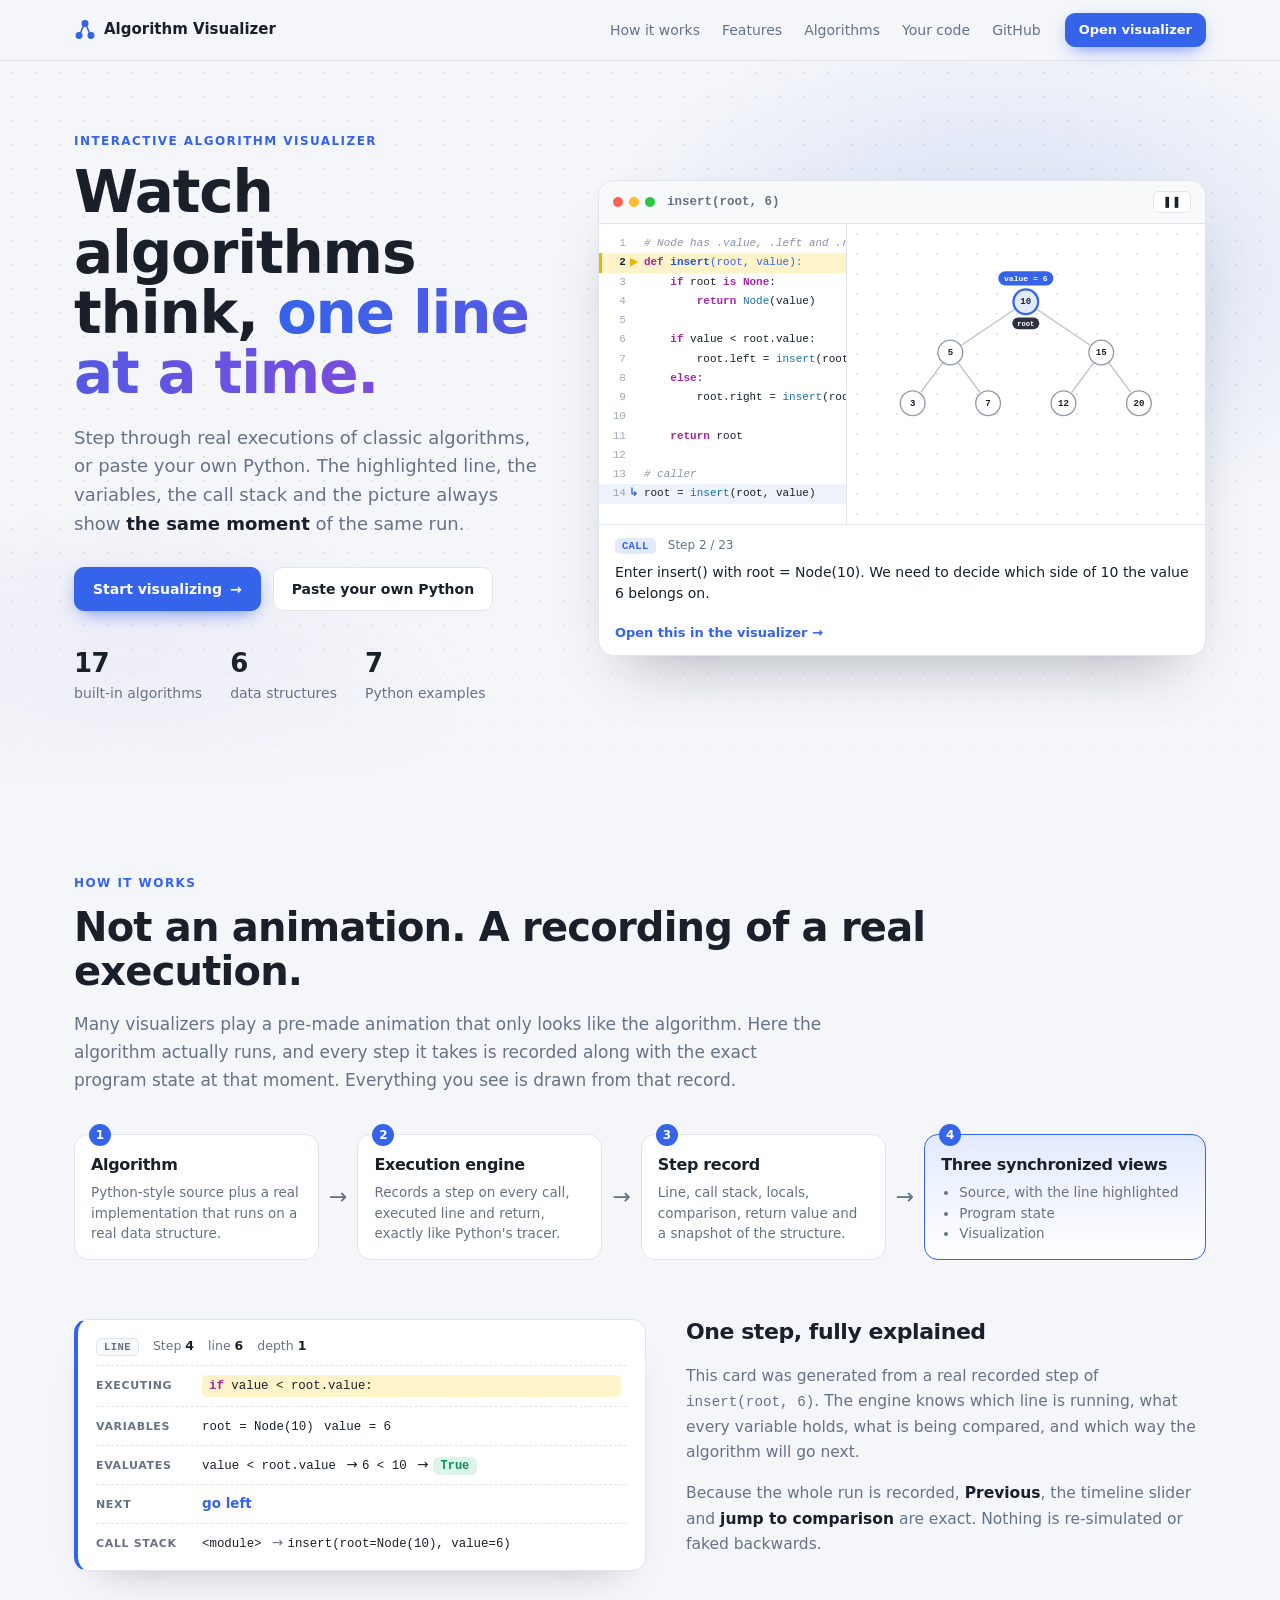
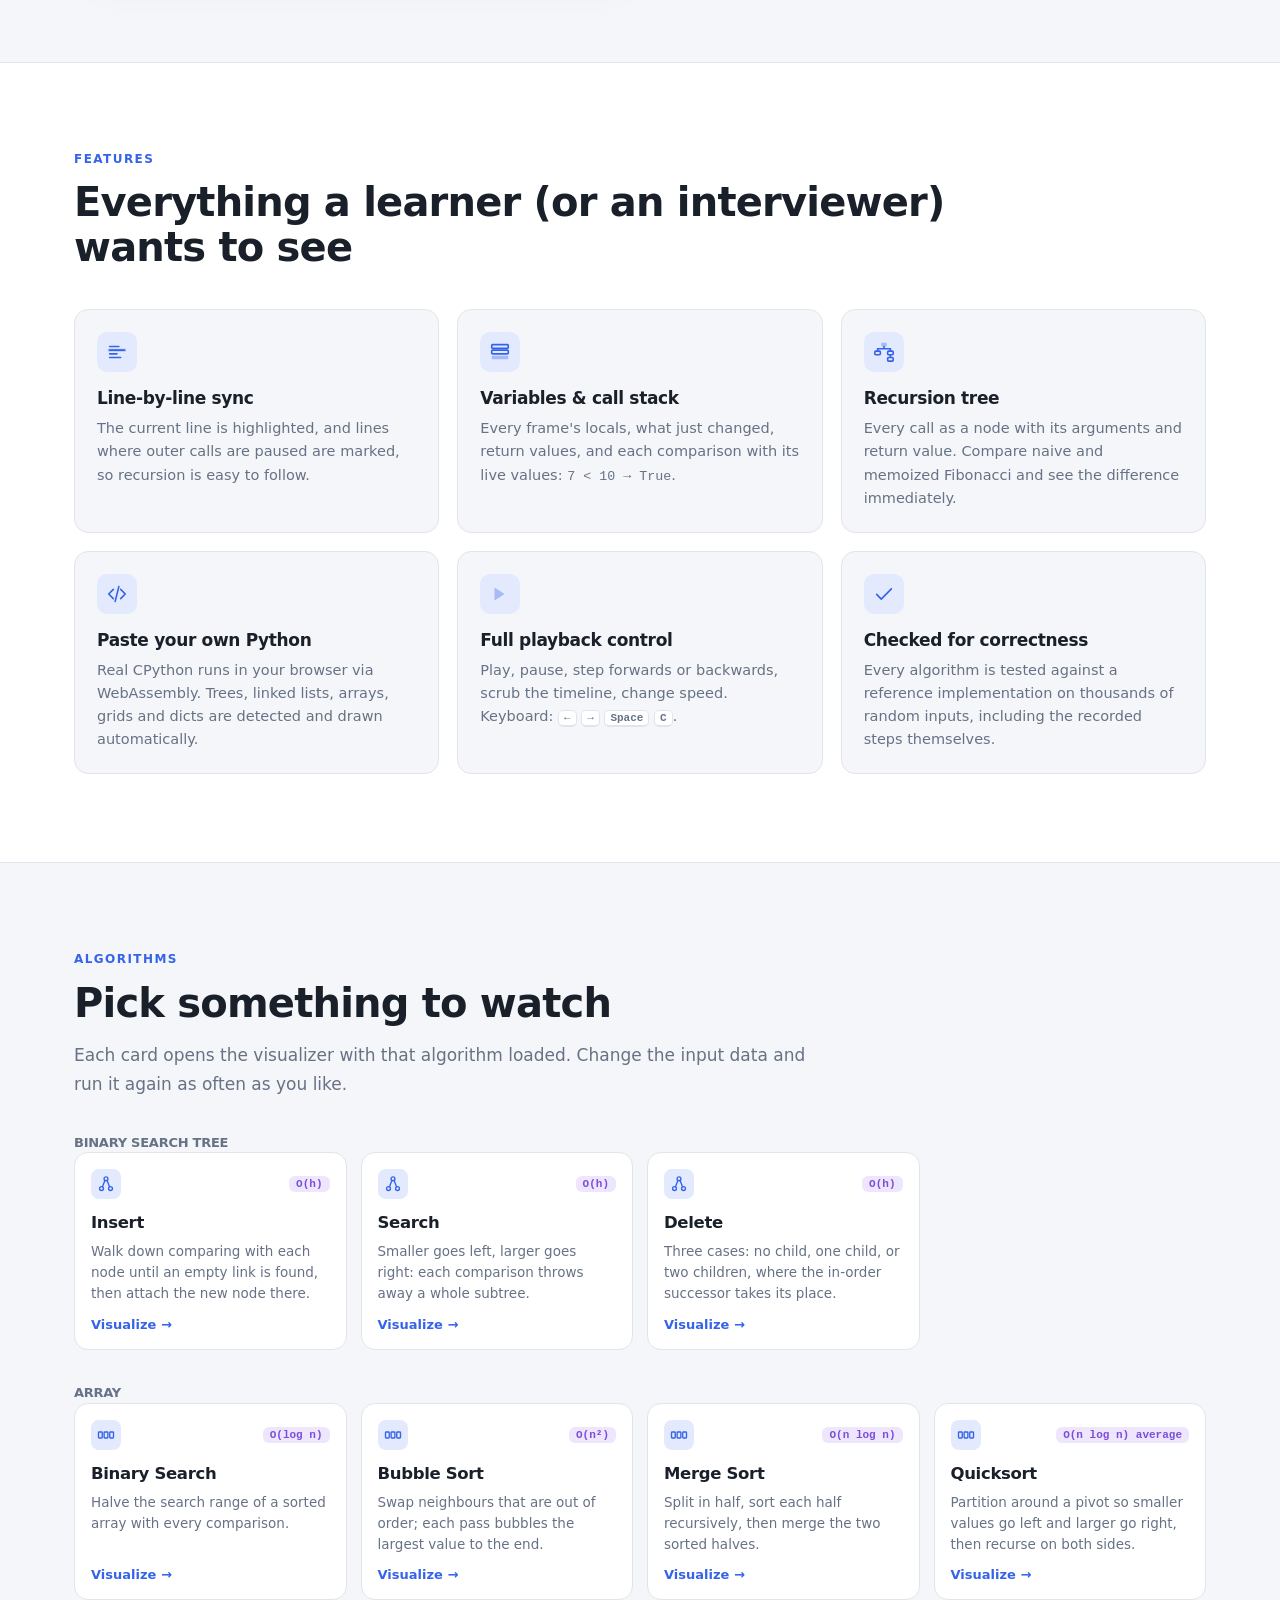
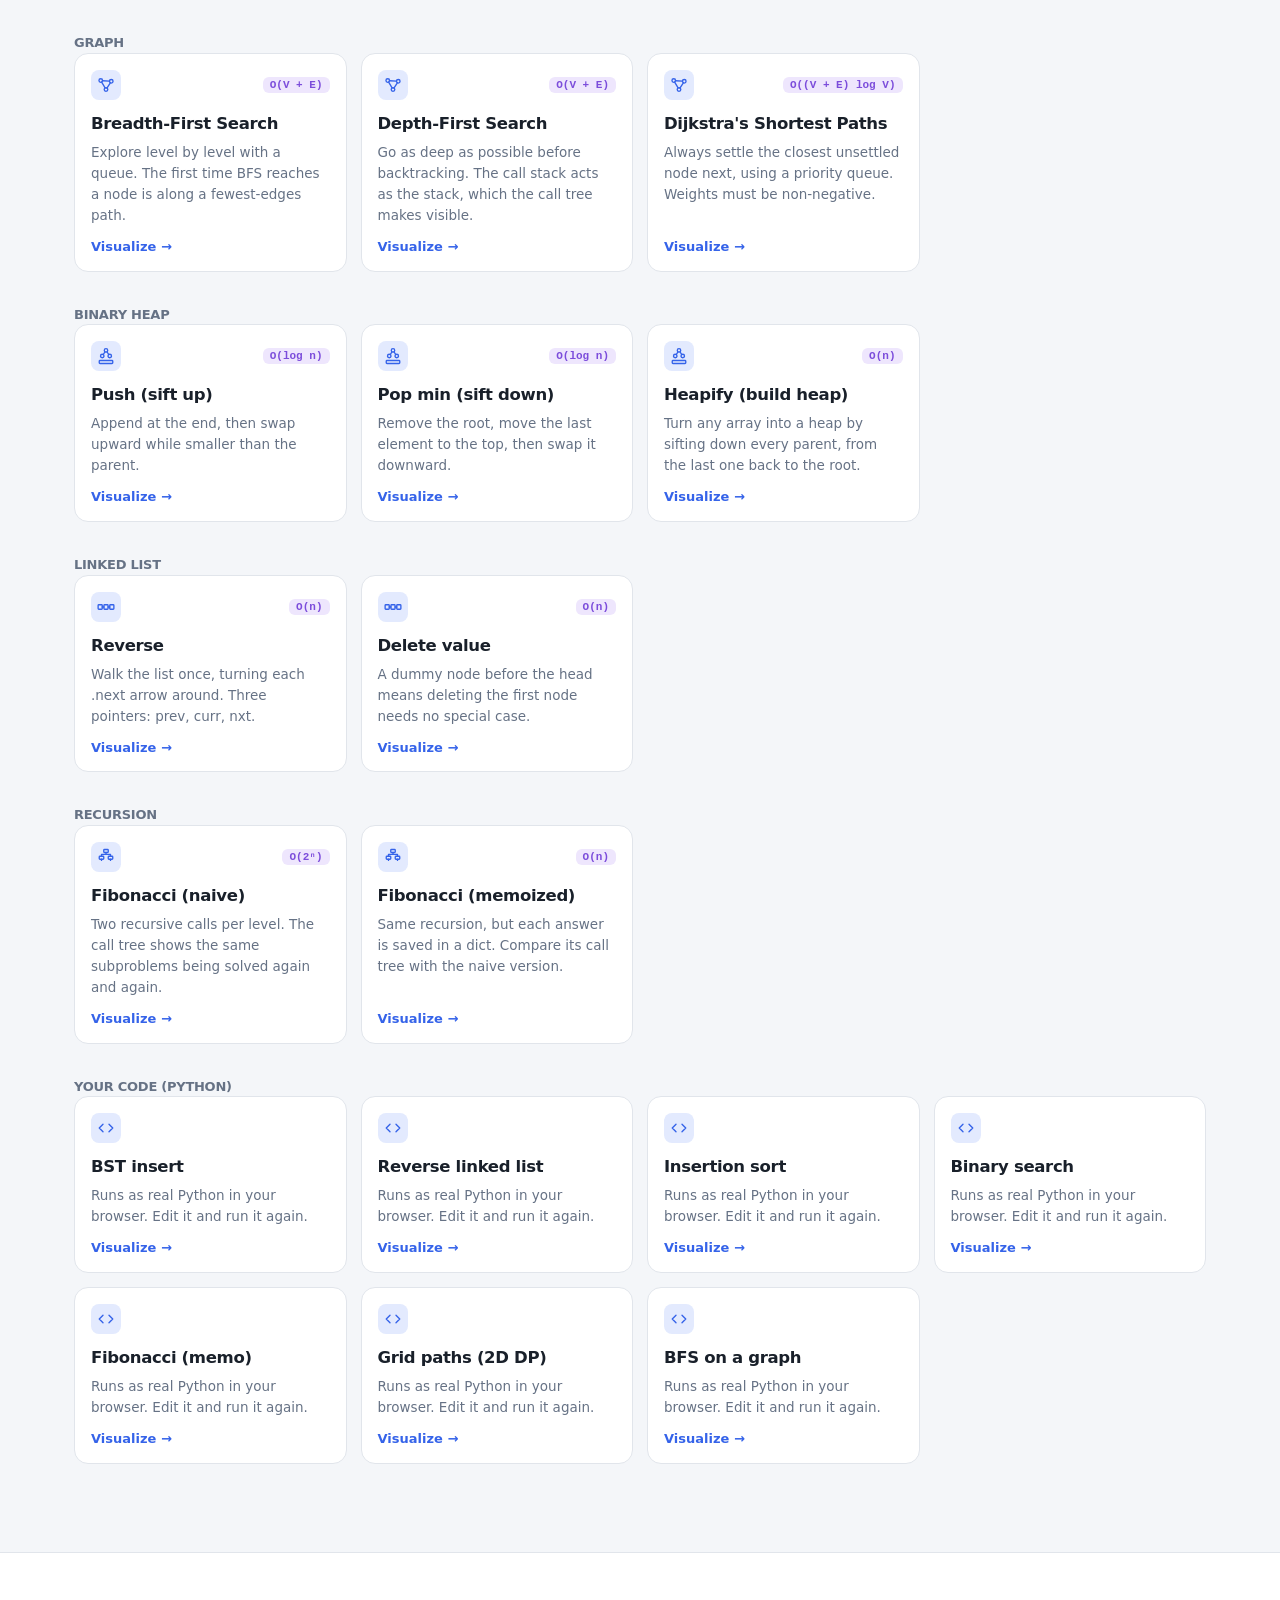
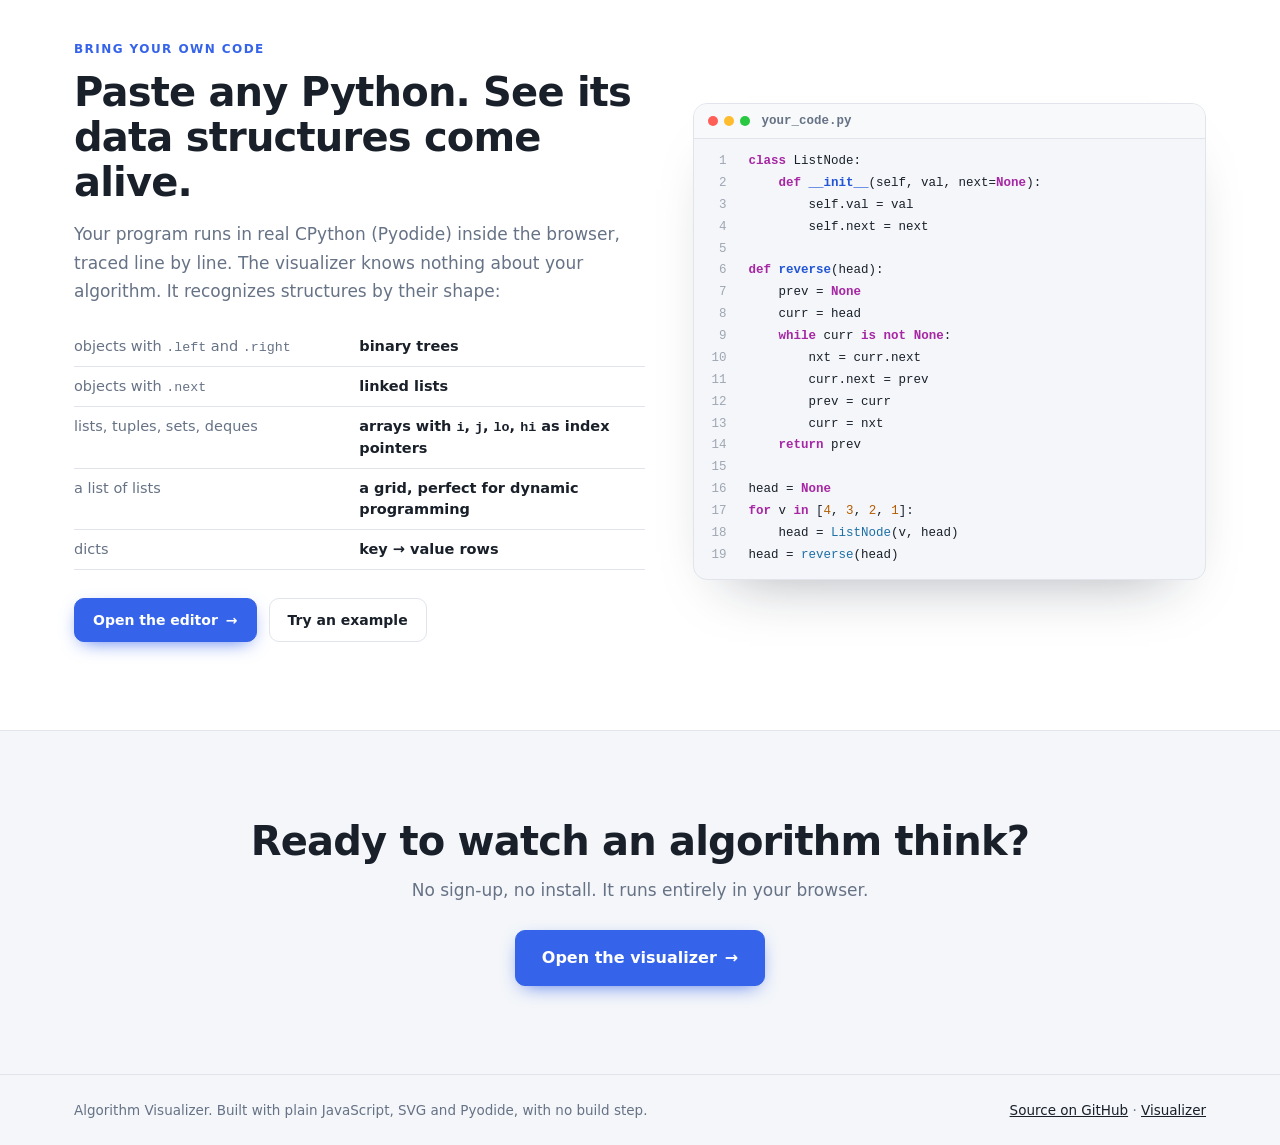
<file: index.html>
<!doctype html>
<html lang="en">
<head>
  <meta charset="utf-8">
  <meta name="viewport" content="width=device-width, initial-scale=1">
  <title>Cool Algorithm Visualizer: watch algorithms run, line by line</title>
  <meta name="description" content="Step through real algorithm executions. The highlighted code, the variables, the call stack and the picture always describe the same moment. Paste your own Python too.">
  <link rel="stylesheet" href="styles.css">
  <link rel="stylesheet" href="home.css">
</head>
<body class="home">
  <nav class="nav">
    <div class="wrap nav-inner">
      <a class="brand" href="index.html">
        <svg viewBox="0 0 24 24" width="22" height="22" aria-hidden="true"><circle cx="12" cy="5" r="3"/><circle cx="5.5" cy="18" r="3"/><circle cx="18.5" cy="18" r="3"/><path d="M10.4 7.5 7 15.4M13.6 7.5 17 15.4"/></svg>
        <span>Algorithm Visualizer</span>
      </a>
      <div class="nav-links">
        <a href="#how">How it works</a>
        <a href="#features">Features</a>
        <a href="#algorithms">Algorithms</a>
        <a href="#your-code">Your code</a>
        <a href="https://github.com/Stefan-Vo/algorithm-visualizer" rel="noopener">GitHub</a>
      </div>
      <a class="btn primary small" href="app.html">Open visualizer</a>
    </div>
  </nav>

  <header class="hero">
    <div class="wrap hero-grid">
      <div class="hero-copy">
        <p class="eyebrow">Interactive algorithm visualizer</p>
        <h1>Watch algorithms think, <span class="accent">one line at a time.</span></h1>
        <p class="lead">
          Step through real executions of classic algorithms, or paste your own Python.
          The highlighted line, the variables, the call stack and the picture always show
          <em>the same moment</em> of the same run.
        </p>
        <div class="cta-row">
          <a class="btn primary" href="app.html">Start visualizing <span aria-hidden="true">→</span></a>
          <a class="btn" href="app.html?algo=custom">Paste your own Python</a>
        </div>
        <ul class="stats" id="stats"></ul>
      </div>

      <figure class="demo" id="demo" aria-label="Live demo: inserting into a binary search tree">
        <div class="demo-bar">
          <span class="dots" aria-hidden="true"><i></i><i></i><i></i></span>
          <span class="demo-title" id="demo-title">insert(root, 6)</span>
          <button type="button" class="demo-toggle" id="demo-toggle" aria-label="Pause demo">❚❚</button>
        </div>
        <div class="demo-body">
          <div class="demo-code" id="demo-code"></div>
          <div class="demo-viz" id="demo-viz"></div>
        </div>
        <figcaption class="demo-caption">
          <div class="demo-meta"><span class="kind" id="demo-kind">LINE</span><span id="demo-step"></span><span id="demo-eval" class="demo-eval"></span></div>
          <p id="demo-desc"></p>
        </figcaption>
        <a class="demo-link" href="app.html?algo=bst-insert">Open this in the visualizer →</a>
      </figure>
    </div>
  </header>

  <section class="section" id="how">
    <div class="wrap">
      <p class="eyebrow">How it works</p>
      <h2>Not an animation. A recording of a real execution.</h2>
      <p class="section-lead">
        Many visualizers play a pre-made animation that only looks like the algorithm.
        Here the algorithm actually runs, and every step it takes is recorded along with the
        exact program state at that moment. Everything you see is drawn from that record.
      </p>
      <div class="pipeline" aria-label="Architecture">
        <div class="pipe-box">
          <span class="pipe-k">1</span>
          <h3>Algorithm</h3>
          <p>Python-style source plus a real implementation that runs on a real data structure.</p>
        </div>
        <div class="pipe-arrow" aria-hidden="true">→</div>
        <div class="pipe-box">
          <span class="pipe-k">2</span>
          <h3>Execution engine</h3>
          <p>Records a step on every call, executed line and return, exactly like Python's tracer.</p>
        </div>
        <div class="pipe-arrow" aria-hidden="true">→</div>
        <div class="pipe-box">
          <span class="pipe-k">3</span>
          <h3>Step record</h3>
          <p>Line, call stack, locals, comparison, return value and a snapshot of the structure.</p>
        </div>
        <div class="pipe-arrow" aria-hidden="true">→</div>
        <div class="pipe-box outputs">
          <span class="pipe-k">4</span>
          <h3>Three synchronized views</h3>
          <ul><li>Source, with the line highlighted</li><li>Program state</li><li>Visualization</li></ul>
        </div>
      </div>

      <div class="step-example">
        <div class="step-card" id="step-card"></div>
        <div class="step-explain">
          <h3>One step, fully explained</h3>
          <p>
            This card was generated from a real recorded step of <code>insert(root, 6)</code>.
            The engine knows which line is running, what every variable holds, what is being
            compared, and which way the algorithm will go next.
          </p>
          <p>Because the whole run is recorded, <b>Previous</b>, the timeline slider and <b>jump to comparison</b> are exact. Nothing is re-simulated or faked backwards.</p>
        </div>
      </div>
    </div>
  </section>

  <section class="section alt" id="features">
    <div class="wrap">
      <p class="eyebrow">Features</p>
      <h2>Everything a learner (or an interviewer) wants to see</h2>
      <div class="features">
        <article class="feature">
          <div class="ficon"><svg viewBox="0 0 24 24"><path d="M4 6h10M4 10h16M4 14h8M4 18h12"/><rect x="2" y="8.5" width="20" height="3" rx="1" class="fill"/></svg></div>
          <h3>Line-by-line sync</h3>
          <p>The current line is highlighted, and lines where outer calls are paused are marked, so recursion is easy to follow.</p>
        </article>
        <article class="feature">
          <div class="ficon"><svg viewBox="0 0 24 24"><rect x="3" y="4" width="18" height="4" rx="1"/><rect x="3" y="10" width="18" height="4" rx="1"/><rect x="3" y="16" width="18" height="4" rx="1" class="fill"/></svg></div>
          <h3>Variables &amp; call stack</h3>
          <p>Every frame's locals, what just changed, return values, and each comparison with its live values: <code>7 &lt; 10 → True</code>.</p>
        </article>
        <article class="feature">
          <div class="ficon"><svg viewBox="0 0 24 24"><rect x="9" y="2" width="6" height="4" rx="1" class="fill"/><rect x="2" y="11" width="6" height="4" rx="1"/><rect x="16" y="11" width="6" height="4" rx="1"/><rect x="16" y="18" width="6" height="4" rx="1"/><path d="M12 6v2.5H5V11M12 8.5h7V11M19 15v3"/></svg></div>
          <h3>Recursion tree</h3>
          <p>Every call as a node with its arguments and return value. Compare naive and memoized Fibonacci and see the difference immediately.</p>
        </article>
        <article class="feature">
          <div class="ficon"><svg viewBox="0 0 24 24"><path d="M8 7 3 12l5 5M16 7l5 5-5 5M14 4l-4 16"/></svg></div>
          <h3>Paste your own Python</h3>
          <p>Real CPython runs in your browser via WebAssembly. Trees, linked lists, arrays, grids and dicts are detected and drawn automatically.</p>
        </article>
        <article class="feature">
          <div class="ficon"><svg viewBox="0 0 24 24"><path d="M6 5v14l11-7z" class="fill"/></svg></div>
          <h3>Full playback control</h3>
          <p>Play, pause, step forwards or backwards, scrub the timeline, change speed. Keyboard: <kbd>←</kbd> <kbd>→</kbd> <kbd>Space</kbd> <kbd>C</kbd>.</p>
        </article>
        <article class="feature">
          <div class="ficon"><svg viewBox="0 0 24 24"><path d="M4 12.5 9 17.5 20 6.5"/></svg></div>
          <h3>Checked for correctness</h3>
          <p>Every algorithm is tested against a reference implementation on thousands of random inputs, including the recorded steps themselves.</p>
        </article>
      </div>
    </div>
  </section>

  <section class="section" id="algorithms">
    <div class="wrap">
      <p class="eyebrow">Algorithms</p>
      <h2>Pick something to watch</h2>
      <p class="section-lead">Each card opens the visualizer with that algorithm loaded. Change the input data and run it again as often as you like.</p>
      <div id="catalog" class="catalog"></div>
    </div>
  </section>

  <section class="section alt" id="your-code">
    <div class="wrap byo">
      <div>
        <p class="eyebrow">Bring your own code</p>
        <h2>Paste any Python. See its data structures come alive.</h2>
        <p class="section-lead">
          Your program runs in real CPython (Pyodide) inside the browser, traced line by line.
          The visualizer knows nothing about your algorithm. It recognizes structures by their shape:
        </p>
        <table class="shapes">
          <tr><td>objects with <code>.left</code> and <code>.right</code></td><td>binary trees</td></tr>
          <tr><td>objects with <code>.next</code></td><td>linked lists</td></tr>
          <tr><td>lists, tuples, sets, deques</td><td>arrays with <code>i</code>, <code>j</code>, <code>lo</code>, <code>hi</code> as index pointers</td></tr>
          <tr><td>a list of lists</td><td>a grid, perfect for dynamic programming</td></tr>
          <tr><td>dicts</td><td>key → value rows</td></tr>
        </table>
        <div class="cta-row">
          <a class="btn primary" href="app.html?algo=custom">Open the editor <span aria-hidden="true">→</span></a>
          <a class="btn" href="app.html?algo=custom&amp;example=linked-list">Try an example</a>
        </div>
      </div>
      <div class="code-card">
        <div class="demo-bar"><span class="dots" aria-hidden="true"><i></i><i></i><i></i></span><span class="demo-title">your_code.py</span></div>
        <div class="code static-code" id="byo-code"></div>
      </div>
    </div>
  </section>

  <section class="section closing">
    <div class="wrap closing-inner">
      <h2>Ready to watch an algorithm think?</h2>
      <p>No sign-up, no install. It runs entirely in your browser.</p>
      <a class="btn primary big" href="app.html">Open the visualizer <span aria-hidden="true">→</span></a>
    </div>
  </section>

  <footer class="footer">
    <div class="wrap footer-inner">
      <span>Algorithm Visualizer. Built with plain JavaScript, SVG and Pyodide, with no build step.</span>
      <span><a href="https://github.com/Stefan-Vo/algo-visualizer" rel="noopener">Source on GitHub</a> · <a href="app.html">Visualizer</a></span>
    </div>
  </footer>

  <script src="src/engine/core.js"></script>
  <script src="src/engine/tracer.js"></script>
  <script src="src/engine/player.js"></script>
  <script src="src/structures/bst.js"></script>
  <script src="src/structures/array.js"></script>
  <script src="src/structures/graph.js"></script>
  <script src="src/structures/heap.js"></script>
  <script src="src/structures/linked-list.js"></script>
  <script src="src/views/animate.js"></script>
  <script src="src/views/tree-view.js"></script>
  <script src="src/algorithms/bst-common.js"></script>
  <script src="src/algorithms/bst-insert.js"></script>
  <script src="src/algorithms/bst-search.js"></script>
  <script src="src/algorithms/bst-delete.js"></script>
  <script src="src/algorithms/binary-search.js"></script>
  <script src="src/algorithms/bubble-sort.js"></script>
  <script src="src/algorithms/sorting.js"></script>
  <script src="src/algorithms/graph-algorithms.js"></script>
  <script src="src/algorithms/heap-algorithms.js"></script>
  <script src="src/algorithms/list-and-recursion.js"></script>
  <script src="src/python/examples.js"></script>
  <script src="src/ui/code-panel.js"></script>
  <script src="src/ui/home.js"></script>
</body>
</html>
</file>
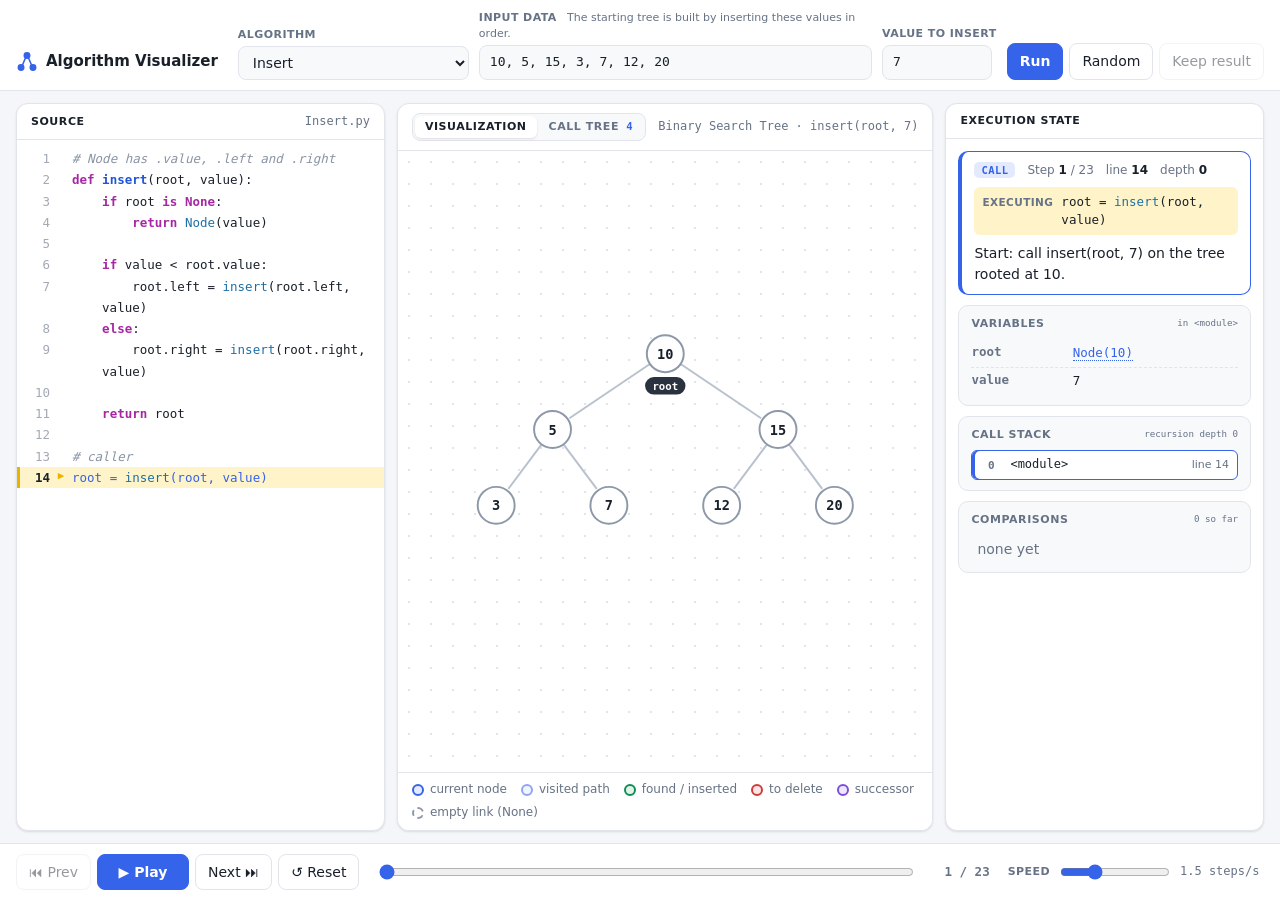
<file: app.html>
<!doctype html>
<html lang="en">
<head>
  <meta charset="utf-8">
  <meta name="viewport" content="width=device-width, initial-scale=1">
  <title>Cool Algorithm Visualizer</title>
  <link rel="stylesheet" href="styles.css">
</head>
<body class="app">
  <header class="topbar">
    <a class="brand" href="index.html" title="Home">
      <svg viewBox="0 0 24 24" width="22" height="22" aria-hidden="true"><circle cx="12" cy="5" r="3"/><circle cx="5.5" cy="18" r="3"/><circle cx="18.5" cy="18" r="3"/><path d="M10.4 7.5 7 15.4M13.6 7.5 17 15.4"/></svg>
      <span>Algorithm Visualizer</span>
    </a>
    <form id="setup" class="setup" autocomplete="off">
      <label class="field">
        <span>Algorithm</span>
        <select id="algo"></select>
      </label>
      <label class="field grow" id="data-wrap">
        <span>Input data <em id="data-hint"></em></span>
        <input id="data" spellcheck="false">
      </label>
      <label class="field narrow" id="param-wrap">
        <span id="param-label">Value</span>
        <input id="param" inputmode="decimal" spellcheck="false">
      </label>
      <label class="field" id="example-wrap" hidden>
        <span>Example</span>
        <select id="example"></select>
      </label>
      <div class="actions">
        <button type="submit" id="run" class="primary">Run</button>
        <button type="button" id="random" title="Random input">Random</button>
        <button type="button" id="keep" title="Use the final structure as the next input" disabled>Keep result</button>
      </div>
    </form>
  </header>
  <div id="message" class="message" hidden></div>

  <main class="workspace">
    <section class="panel code-panel">
      <header class="panel-head"><span>Source</span><span class="head-right"><span id="code-title" class="muted"></span><button type="button" id="edit-code" class="mini" hidden>Edit code</button></span></header>
      <div id="code" class="code"></div>
      <textarea id="editor" class="editor" spellcheck="false" autocapitalize="off" autocomplete="off" wrap="off" hidden aria-label="Python code editor"></textarea>
    </section>
    <section class="panel viz-panel">
      <header class="panel-head">
        <div class="tabs" role="tablist" id="viz-tabs">
          <button type="button" role="tab" data-tab="structure" aria-selected="true">Visualization</button>
          <button type="button" role="tab" data-tab="calls" aria-selected="false" title="Recursion / call tree (C)">Call tree <span id="calls-count" class="count"></span></button>
        </div>
        <span id="viz-title" class="muted"></span>
      </header>
      <div id="viz" class="viz"></div>
      <div id="calltree" class="calltree" hidden></div>
    </section>
    <section class="panel state-panel">
      <header class="panel-head"><span>Execution state</span></header>
      <div id="state" class="state"></div>
    </section>
  </main>

  <footer class="controls">
    <div class="buttons">
      <button id="prev" title="Previous step (←)">⏮ Prev</button>
      <button id="play" class="primary play" title="Play / pause (Space)">▶ Play</button>
      <button id="next" title="Next step (→)">Next ⏭</button>
      <button id="reset" title="Reset (Home)">↺ Reset</button>
    </div>
    <div class="timeline">
      <input type="range" id="scrub" min="0" max="0" value="0" aria-label="Step">
      <span id="counter" class="counter">0 / 0</span>
    </div>
    <label class="speed">
      <span>Speed</span>
      <input type="range" id="speed" min="0" max="7" aria-label="Speed">
      <span id="speed-label" class="muted"></span>
    </label>
  </footer>

  <!-- engine -->
  <script src="src/engine/core.js"></script>
  <script src="src/engine/tracer.js"></script>
  <script src="src/engine/player.js"></script>
  <!-- structures -->
  <script src="src/structures/bst.js"></script>
  <script src="src/structures/array.js"></script>
  <script src="src/structures/graph.js"></script>
  <script src="src/structures/heap.js"></script>
  <script src="src/structures/linked-list.js"></script>
  <!-- views -->
  <script src="src/views/animate.js"></script>
  <script src="src/views/tree-view.js"></script>
  <script src="src/views/array-view.js"></script>
  <script src="src/views/heap-view.js"></script>
  <script src="src/views/graph-view.js"></script>
  <script src="src/views/binheap-view.js"></script>
  <script src="src/views/list-view.js"></script>
  <script src="src/views/call-tree.js"></script>
  <!-- algorithms -->
  <script src="src/algorithms/bst-common.js"></script>
  <script src="src/algorithms/bst-insert.js"></script>
  <script src="src/algorithms/bst-search.js"></script>
  <script src="src/algorithms/bst-delete.js"></script>
  <script src="src/algorithms/binary-search.js"></script>
  <script src="src/algorithms/bubble-sort.js"></script>
  <script src="src/algorithms/sorting.js"></script>
  <script src="src/algorithms/graph-algorithms.js"></script>
  <script src="src/algorithms/heap-algorithms.js"></script>
  <script src="src/algorithms/list-and-recursion.js"></script>
  <!-- user code (Python via Pyodide) -->
  <script src="src/python/tracer-py.js"></script>
  <script src="src/python/examples.js"></script>
  <script src="src/python/python-runner.js"></script>
  <!-- ui -->
  <script src="src/ui/code-panel.js"></script>
  <script src="src/ui/state-panel.js"></script>
  <script src="src/ui/app.js"></script>
</body>
</html>
</file>
<file: styles.css>
:root {
  --bg: #f4f6f9;
  --panel: #ffffff;
  --panel-2: #f8f9fb;
  --border: #e1e5eb;
  --text: #19202a;
  --muted: #667285;
  --accent: #3563e9;
  --accent-soft: #e3eafe;
  --accent-text: #ffffff;
  --ok: #148a57;
  --ok-soft: #dcf5e8;
  --bad: #cf3b3b;
  --bad-soft: #fde4e4;
  --warn: #c77c02;
  --violet: #7c4ddb;
  --violet-soft: #eee6fd;
  --warn-soft: #fff2d6;
  --node-fill: #ffffff;
  --node-stroke: #8d98a8;
  --edge: #b8c1cd;
  --visited-fill: #f1f4ff;
  --visited-stroke: #8ea6ef;
  --line-hl: #fff4c9;
  --line-hl-border: #e8b400;
  --caller-hl: #eef2fb;
  --tag-bg: #2a3240;
  --tag-fg: #ffffff;
  --shadow: 0 1px 2px rgba(16, 24, 40, .06), 0 1px 3px rgba(16, 24, 40, .06);
  --tk-kw: #a626a4;
  --tk-def: #2155d6;
  --tk-call: #1d6fa5;
  --tk-num: #b35d00;
  --tk-str: #28803a;
  --tk-com: #8a94a3;
  --tk-builtin: #0f7f86;
  --mono: "JetBrains Mono", "Cascadia Code", "SF Mono", Consolas, Menlo, monospace;
  --sans: "Inter", "Segoe UI", system-ui, -apple-system, Roboto, sans-serif;
  color-scheme: light;
}

@media (prefers-color-scheme: dark) {
  :root {
    --bg: #0d1117;
    --panel: #151b23;
    --panel-2: #10151c;
    --border: #262e3a;
    --text: #e5e9f0;
    --muted: #8a96a8;
    --accent: #6c93ff;
    --accent-soft: #1d2a4d;
    --accent-text: #0b1020;
    --ok: #3ccf8e;
    --ok-soft: #123526;
    --bad: #ff6b6b;
    --bad-soft: #3d1a1d;
    --warn: #f0b429;
    --violet: #b394ff;
    --violet-soft: #2a2145;
    --warn-soft: #3a2c0c;
    --node-fill: #1b222c;
    --node-stroke: #5d6b7e;
    --edge: #3a4555;
    --visited-fill: #1a2338;
    --visited-stroke: #4d6bb8;
    --line-hl: #3a3110;
    --line-hl-border: #e0b030;
    --caller-hl: #1a2233;
    --tag-bg: #d7deea;
    --tag-fg: #111723;
    --shadow: none;
    --tk-kw: #d58cf0;
    --tk-def: #7ea8ff;
    --tk-call: #68b8ea;
    --tk-num: #f3a95e;
    --tk-str: #8bd49c;
    --tk-com: #6b7688;
    --tk-builtin: #55c7cf;
    color-scheme: dark;
  }
}

* { box-sizing: border-box; }

html, body { height: 100%; }

body {
  margin: 0;
  background: var(--bg);
  color: var(--text);
  font: 14px/1.45 var(--sans);
}
body.app {
  display: flex;
  flex-direction: column;
  height: 100vh;
  overflow: hidden;
}

button, input, select { font: inherit; color: inherit; }

button {
  border: 1px solid var(--border);
  background: var(--panel);
  border-radius: 8px;
  padding: 7px 12px;
  cursor: pointer;
  white-space: nowrap;
  transition: background .15s, border-color .15s;
}
button:hover:not(:disabled) { border-color: var(--accent); }
button:disabled { opacity: .45; cursor: default; }
button.primary { background: var(--accent); border-color: var(--accent); color: var(--accent-text); font-weight: 600; }
button.primary:hover:not(:disabled) { filter: brightness(1.08); }
button:focus-visible, input:focus-visible, select:focus-visible { outline: 2px solid var(--accent); outline-offset: 1px; }

input, select {
  border: 1px solid var(--border);
  background: var(--panel-2);
  border-radius: 8px;
  padding: 7px 10px;
  min-width: 0;
}
input { font-family: var(--mono); font-size: 13px; }

.muted { color: var(--muted); }

/* ---------- top bar ---------- */
.topbar {
  display: flex;
  align-items: flex-end;
  gap: 20px;
  padding: 10px 16px;
  background: var(--panel);
  border-bottom: 1px solid var(--border);
}
.brand { display: flex; align-items: center; gap: 8px; font-weight: 700; font-size: 15px; padding-bottom: 7px; white-space: nowrap; }
.brand svg { fill: var(--accent); stroke: var(--accent); stroke-width: 1.6; }
.setup { display: flex; align-items: flex-end; gap: 10px; flex: 1; min-width: 0; flex-wrap: wrap; }
.field { display: flex; flex-direction: column; gap: 3px; }
.field > span { font-size: 11px; font-weight: 600; text-transform: uppercase; letter-spacing: .04em; color: var(--muted); }
.field > span em { font-style: normal; text-transform: none; letter-spacing: 0; font-weight: 400; margin-left: 6px; }
.field.grow { flex: 1; min-width: 220px; }
.field.narrow input { width: 110px; }
.field[hidden] { display: none; }
.actions { display: flex; gap: 6px; }
.actions [hidden] { display: none; }

.message { margin: 8px 16px 0; padding: 8px 12px; border-radius: 8px; font-size: 13px; }
.message.error { background: var(--bad-soft); color: var(--bad); }
.message.info { background: var(--accent-soft); color: var(--accent); }

/* ---------- workspace ---------- */
.workspace {
  display: grid;
  grid-template-columns: minmax(350px, 1.1fr) minmax(0, 1.6fr) minmax(300px, 0.95fr);
  gap: 12px;
  padding: 12px 16px;
  min-height: 0;
  flex: 1;
}
.panel {
  background: var(--panel);
  border: 1px solid var(--border);
  border-radius: 12px;
  box-shadow: var(--shadow);
  display: flex;
  flex-direction: column;
  min-height: 0;
  overflow: hidden;
}
.panel-head {
  display: flex;
  justify-content: space-between;
  align-items: baseline;
  gap: 8px;
  padding: 9px 14px;
  border-bottom: 1px solid var(--border);
  font-size: 11px;
  font-weight: 700;
  text-transform: uppercase;
  letter-spacing: .05em;
}
.panel-head .muted { font-family: var(--mono); text-transform: none; letter-spacing: 0; font-weight: 500; font-size: 12px; overflow: hidden; text-overflow: ellipsis; white-space: nowrap; }

/* ---------- code ---------- */
.code { overflow: auto; padding: 8px 0; font: 12.5px/1.7 var(--mono); flex: 1; }
.code-line { display: grid; grid-template-columns: 30px 22px 1fr; white-space: pre; border-left: 3px solid transparent; transition: background .15s; }
.code-line .ln { color: var(--muted); text-align: right; opacity: .6; user-select: none; }
.code-line .gutter { text-align: center; font-size: 11px; color: var(--muted); user-select: none; }
.code-line .src { padding: 0 12px 0 4ch; text-indent: -4ch; white-space: pre-wrap; }
.code-line.caller { background: var(--caller-hl); }
.code-line.caller .gutter { color: var(--accent); font-weight: 700; }
.code-line.current { background: var(--line-hl); border-left-color: var(--line-hl-border); }
.code-line.current .ln { opacity: 1; color: var(--text); font-weight: 700; }
.code-line.current .gutter { color: var(--line-hl-border); }
.tk-kw { color: var(--tk-kw); font-weight: 600; }
.tk-def { color: var(--tk-def); font-weight: 600; }
.tk-call { color: var(--tk-call); }
.tk-num { color: var(--tk-num); }
.tk-str { color: var(--tk-str); }
.tk-com { color: var(--tk-com); font-style: italic; }
.tk-builtin { color: var(--tk-builtin); }

/* ---------- visualization ---------- */
.viz { flex: 1; min-height: 0; display: flex; flex-direction: column; position: relative; background:
  radial-gradient(circle, var(--border) 1px, transparent 1.2px) 0 0 / 22px 22px; }
.viz-svg { flex: 1; width: 100%; min-height: 0; display: block; }
.legend { display: flex; flex-wrap: wrap; gap: 6px 14px; padding: 8px 14px; border-top: 1px solid var(--border); background: var(--panel); font-size: 12px; color: var(--muted); }
.legend span { display: inline-flex; align-items: center; gap: 6px; }
.sw { width: 12px; height: 12px; border-radius: 50%; border: 2px solid var(--node-stroke); background: var(--node-fill); display: inline-block; }
.sw-current { border-color: var(--accent); background: var(--accent-soft); }
.sw-visited { border-color: var(--visited-stroke); background: var(--visited-fill); }
.sw-found { border-color: var(--ok); background: var(--ok-soft); }
.sw-target { border-color: var(--bad); background: var(--bad-soft); }
.sw-successor { border-color: var(--violet); background: var(--violet-soft); }
.sw-slot { border-style: dashed; background: transparent; }
.sw-swap { border-color: var(--warn); }
.sw-dim { opacity: .35; }
.array-svg ~ .legend .sw { border-radius: 3px; }

.viz-svg text { font-family: var(--mono); }
.viz-svg .val { font-size: 14px; font-weight: 700; fill: var(--text); text-anchor: middle; dominant-baseline: central; pointer-events: none; }
.empty-text { fill: var(--muted); text-anchor: middle; font-size: 15px; }

.node circle { fill: var(--node-fill); stroke: var(--node-stroke); stroke-width: 2; transition: fill .25s, stroke .25s, stroke-width .25s; }
.node { animation: fade-in .35s ease-out; transition: opacity .3s; }
.node.leaving { opacity: 0; }
.node.visited circle { fill: var(--visited-fill); stroke: var(--visited-stroke); }
.node.current circle { fill: var(--accent-soft); stroke: var(--accent); stroke-width: 3.5; }
.node.created circle { fill: var(--ok-soft); stroke: var(--ok); stroke-width: 3; }
.node.found circle { fill: var(--ok-soft); stroke: var(--ok); stroke-width: 3.5; }
.node.successor circle { fill: var(--violet-soft); stroke: var(--violet); stroke-width: 3; }
.node.target circle { fill: var(--bad-soft); stroke: var(--bad); stroke-width: 3; }
.node.removing circle { fill: var(--bad-soft); stroke: var(--bad); stroke-dasharray: 5 3; stroke-width: 3; }
.node.changed .val { fill: var(--violet); }
.node.ghost-detached circle { stroke-dasharray: 5 3; }
.node.ghost-slot circle { fill: var(--panel); stroke-dasharray: 4 4; stroke-width: 1.5; }
.node.ghost-slot.current circle, .node.ghost-slot circle { stroke: var(--muted); }
.node.ghost-slot .val { font-size: 10px; font-weight: 500; fill: var(--muted); }
.node.ghost-slot.missing circle { stroke: var(--bad); fill: var(--bad-soft); }
.node.ghost-slot.missing .val { fill: var(--bad); }
.node.hover circle { stroke: var(--warn); stroke-width: 4; }

.edge { stroke: var(--edge); stroke-width: 2; transition: stroke .25s; }
.edge.visited { stroke: var(--visited-stroke); stroke-width: 2.5; }
.edge.ghost { stroke-dasharray: 5 5; }
.edge.next { stroke: var(--accent); stroke-width: 3; }
.arrow-head { fill: var(--accent); }

.tag rect { fill: var(--tag-bg); }
.tag text { fill: var(--tag-fg); font-size: 11px; font-weight: 600; text-anchor: middle; dominant-baseline: central; }
.tag-ret rect { fill: var(--ok); }
.tag-ret text { fill: #fff; }
.tag.ptr rect { fill: var(--accent); }
.tag.ptr text { fill: var(--accent-text); }
.probe rect { fill: var(--accent); }
.probe text { fill: var(--accent-text); font-size: 12.5px; font-weight: 700; text-anchor: middle; dominant-baseline: central; }
.bubble rect { fill: var(--panel); stroke-width: 1.5; }
.bubble text { font-size: 12.5px; font-weight: 700; text-anchor: middle; dominant-baseline: central; }
.bubble.is-true rect { stroke: var(--ok); fill: var(--ok-soft); }
.bubble.is-true text { fill: var(--ok); }
.bubble.is-false rect { stroke: var(--bad); fill: var(--bad-soft); }
.bubble.is-false text { fill: var(--bad); }

.cell rect { fill: var(--node-fill); stroke: var(--node-stroke); stroke-width: 2; transition: fill .25s, stroke .25s, opacity .25s; }
.cell { transition: opacity .25s; }
.cell.dim { opacity: .3; }
.cell.sorted rect { fill: var(--ok-soft); stroke: var(--ok); }
.cell.current rect { fill: var(--accent-soft); stroke: var(--accent); stroke-width: 3; }
.cell.swap rect { stroke: var(--warn); stroke-width: 3; }
.cell.found rect { fill: var(--ok-soft); stroke: var(--ok); stroke-width: 3.5; }
.indices .index { fill: var(--muted); font-size: 11px; text-anchor: middle; }

@keyframes fade-in { from { opacity: 0; } to { opacity: 1; } }

/* ---------- state ---------- */
.state { overflow: auto; padding: 12px; display: flex; flex-direction: column; gap: 10px; flex: 1; }
.card { border: 1px solid var(--border); border-radius: 10px; padding: 10px 12px; background: var(--panel-2); }
.card h3 { margin: 0 0 8px; font-size: 11px; text-transform: uppercase; letter-spacing: .05em; color: var(--muted); display: flex; justify-content: space-between; gap: 8px; }
.card h3 small { text-transform: none; letter-spacing: 0; font-weight: 500; font-family: var(--mono); }
.card code { font-family: var(--mono); font-size: 12.5px; }

.explain { background: var(--panel); border-color: var(--accent); border-width: 1px 1px 1px 4px; }
.explain .meta { display: flex; flex-wrap: wrap; gap: 4px 12px; align-items: center; font-size: 12px; color: var(--muted); }
.explain .meta b { color: var(--text); }
.kind { font: 700 10.5px var(--mono); padding: 2px 7px; border-radius: 5px; letter-spacing: .04em; }
.kind-call { background: var(--accent-soft); color: var(--accent); }
.kind-line { background: var(--panel-2); color: var(--muted); border: 1px solid var(--border); }
.kind-return { background: var(--ok-soft); color: var(--ok); }
.executing { margin-top: 8px; display: flex; gap: 8px; align-items: baseline; background: var(--line-hl); border-radius: 6px; padding: 6px 8px; overflow-x: auto; }
.executing .lbl { font-size: 10.5px; font-weight: 700; text-transform: uppercase; color: var(--muted); letter-spacing: .04em; }
.executing code { white-space: pre-wrap; }
.desc { margin: 8px 0 0; font-size: 14px; }

.chain { display: flex; flex-wrap: wrap; align-items: center; gap: 6px; }
.chain code { background: var(--panel); border: 1px solid var(--border); border-radius: 6px; padding: 2px 7px; }
.chain .arr { color: var(--muted); }
.bool { font: 700 12px var(--mono); padding: 2px 8px; border-radius: 6px; }
.bool.is-true { background: var(--ok-soft); color: var(--ok); }
.bool.is-false { background: var(--bad-soft); color: var(--bad); }
.next { margin-top: 8px; font-size: 13px; color: var(--muted); }
.next b { color: var(--accent); }

.ret code.val { font-weight: 700; }

.vars table { width: 100%; border-collapse: collapse; font-size: 13px; }
.vars th { text-align: left; font: 600 12.5px var(--mono); color: var(--muted); padding: 4px 8px 4px 0; width: 38%; vertical-align: top; }
.vars td { padding: 4px 0; }
.vars tr + tr th, .vars tr + tr td { border-top: 1px dashed var(--border); }
.vars tr.changed td code { background: var(--line-hl); border-radius: 4px; padding: 0 4px; }
.vars tr.changed th::after { content: " •"; color: var(--line-hl-border); }
code.ref { color: var(--accent); cursor: default; border-bottom: 1px dotted var(--accent); }

.stack ol { list-style: none; margin: 0; padding: 0; display: flex; flex-direction: column; gap: 4px; }
.stack li { display: grid; grid-template-columns: 22px 1fr auto; gap: 8px; align-items: center; padding: 5px 8px; border-radius: 6px; border: 1px solid var(--border); background: var(--panel); font-size: 12px; opacity: .75; }
.stack li code { overflow: hidden; text-overflow: ellipsis; white-space: nowrap; font-size: 12px; }
.stack li.active { opacity: 1; border-color: var(--accent); box-shadow: inset 3px 0 0 var(--accent); }
.stack .depth { font: 700 11px var(--mono); color: var(--muted); text-align: center; }
.stack .at { color: var(--muted); font-size: 11px; }

.log ol { list-style: none; margin: 0; padding: 0; max-height: 170px; overflow: auto; display: flex; flex-direction: column; gap: 2px; }
.log li { display: grid; grid-template-columns: 36px 1fr auto; gap: 8px; align-items: center; padding: 3px 6px; border-radius: 6px; cursor: pointer; }
.log li:hover { background: var(--panel); }
.log li.active { background: var(--accent-soft); }
.log .n { font: 11px var(--mono); color: var(--muted); }
.log li.muted { display: block; cursor: default; }

/* ---------- controls ---------- */
.controls {
  display: flex;
  align-items: center;
  gap: 18px;
  padding: 10px 16px;
  background: var(--panel);
  border-top: 1px solid var(--border);
}
.controls .buttons { display: flex; gap: 6px; }
.controls .play { min-width: 92px; }
.timeline { display: flex; align-items: center; gap: 10px; flex: 1; min-width: 160px; }
.timeline input { flex: 1; }
.counter { font: 600 12.5px var(--mono); color: var(--muted); min-width: 64px; text-align: right; }
.speed { display: flex; align-items: center; gap: 8px; font-size: 12px; }
.speed > span:first-child { font-weight: 600; text-transform: uppercase; font-size: 11px; letter-spacing: .04em; color: var(--muted); }
.speed input { width: 110px; }
.speed .muted { font-family: var(--mono); min-width: 84px; }
input[type="range"] { padding: 0; border: 0; background: transparent; accent-color: var(--accent); }

/* ---------- your-code mode ---------- */
.head-right { display: inline-flex; align-items: center; gap: 8px; min-width: 0; }
button.mini { padding: 3px 9px; font-size: 11.5px; font-weight: 600; text-transform: none; letter-spacing: 0; border-radius: 6px; }
.editor {
  flex: 1;
  min-height: 0;
  width: 100%;
  resize: none;
  border: 0;
  border-radius: 0;
  outline: none;
  padding: 10px 14px;
  background: var(--panel);
  color: var(--text);
  font: 12.5px/1.7 var(--mono);
  tab-size: 4;
  white-space: pre;
  overflow: auto;
}
.editor[hidden], .code[hidden] { display: none; }
.output pre { margin: 0; max-height: 140px; overflow: auto; font: 12.5px/1.5 var(--mono); white-space: pre-wrap; }
.kind-exception { background: var(--bad-soft); color: var(--bad); }
.code-line.current.kind-exception { background: var(--bad-soft); border-left-color: var(--bad); }

.lnode rect { fill: var(--node-fill); stroke: var(--node-stroke); stroke-width: 2; transition: fill .25s, stroke .25s; }
.lnode.current rect { fill: var(--accent-soft); stroke: var(--accent); stroke-width: 3; }
.lnode.created rect { fill: var(--ok-soft); stroke: var(--ok); stroke-width: 3; }
.heap-svg .node.changed-val circle, .heap-svg .lnode.changed-val rect, .heap-svg .cell.changed-val rect { fill: var(--violet-soft); stroke: var(--violet); stroke-width: 3; }
.heap-svg .cell.long .val { font-size: 10px; }
.heap-svg .list-edge { stroke: var(--node-stroke); stroke-width: 2; }
.heap-svg .muted-head { fill: var(--node-stroke); }
.heap-svg .sec-label { fill: var(--muted); font-size: 12px; font-weight: 700; }
.heap-svg .none-mark { fill: var(--muted); font-size: 11px; dominant-baseline: central; }
.heap-svg .index { fill: var(--muted); font-size: 11px; }
.legend-note { margin-left: auto; font-style: italic; }

/* ---------- tabs + call tree ---------- */
a.brand { color: inherit; text-decoration: none; }
.tabs { display: inline-flex; gap: 2px; background: var(--panel-2); border: 1px solid var(--border); border-radius: 8px; padding: 2px; }
.tabs[hidden] { display: none; }
.tabs button { border: 0; background: transparent; padding: 3px 10px; font-size: 11px; font-weight: 700; letter-spacing: .05em; text-transform: uppercase; color: var(--muted); border-radius: 6px; }
.tabs button[aria-selected="true"] { background: var(--panel); color: var(--text); box-shadow: var(--shadow); }
.tabs .count { font: 600 10.5px var(--mono); color: var(--accent); margin-left: 3px; }
.viz[hidden], .calltree[hidden] { display: none; }
.calltree { flex: 1; min-height: 0; display: flex; flex-direction: column; }
.calltree-scroll { flex: 1; min-height: 0; overflow: auto; background: radial-gradient(circle, var(--border) 1px, transparent 1.2px) 0 0 / 22px 22px; }
.calltree-svg { display: block; margin: 0 auto; }
.ct-node { cursor: pointer; }
.ct-node rect { fill: var(--node-fill); stroke: var(--node-stroke); stroke-width: 1.5; transition: fill .2s, stroke .2s; }
.ct-node .ct-label { font: 600 12px var(--mono); fill: var(--text); text-anchor: middle; dominant-baseline: central; }
.ct-node .ct-ret { font: 600 11px var(--mono); fill: var(--ok); text-anchor: middle; }
.ct-node.active rect { fill: var(--visited-fill); stroke: var(--visited-stroke); stroke-width: 2; }
.ct-node.current rect { fill: var(--accent-soft); stroke: var(--accent); stroke-width: 3; }
.ct-node.done rect { fill: var(--ok-soft); stroke: var(--ok); }
.ct-node.virtual rect { stroke-dasharray: 4 3; fill: var(--panel-2); }
.ct-node:hover rect { stroke: var(--warn); }
.ct-edge { fill: none; stroke: var(--edge); stroke-width: 1.6; }
.ct-edge.active { stroke: var(--visited-stroke); stroke-width: 2.5; }

/* ---------- graph / heap / list views ---------- */
.gedge line { stroke: var(--edge); stroke-width: 2.2; transition: stroke .2s; }
.gedge.tree line { stroke: var(--ok); stroke-width: 3.5; }
.gedge.hot line { stroke: var(--accent); stroke-width: 4; }
.gedge.hot-skip line { stroke: var(--muted); stroke-dasharray: 5 4; }
.gedge.hot-relax line { stroke: var(--ok); stroke-width: 4.5; }
.weight rect { fill: var(--panel); stroke: var(--border); }
.weight text { font: 700 11px var(--mono); fill: var(--muted); text-anchor: middle; dominant-baseline: central; }
.gedge.hot .weight text, .gedge.tree .weight text { fill: var(--text); }
.graph-svg .node.frontier circle { fill: var(--warn-soft, #fff2d6); stroke: var(--warn); stroke-width: 3; }
.graph-svg .node.found circle { fill: var(--ok-soft); stroke: var(--ok); stroke-width: 2.5; }
.graph-svg .node.current circle { fill: var(--accent-soft); stroke: var(--accent); stroke-width: 4; }
.graph-svg .node.probe-target circle { stroke-dasharray: 4 3; }
.graph-svg .node .val { font-size: 15px; }
.tag.dist rect { fill: var(--panel); stroke: var(--accent); stroke-width: 1.2; }
.tag.dist text { fill: var(--accent); }
.seq-label, .seq-empty { font: 700 12px var(--mono); fill: var(--muted); }
.seq-empty { font-weight: 400; font-style: italic; }
.chip rect { fill: var(--panel); stroke: var(--warn); stroke-width: 1.5; }
.chip text { font: 700 12px var(--mono); fill: var(--text); text-anchor: middle; dominant-baseline: central; }
.chip.front rect { fill: var(--warn-soft, #fff2d6); stroke-width: 2.5; }
.sw-frontier { border-color: var(--warn); background: var(--warn-soft, #fff2d6); }
.cell.pivot rect { stroke: var(--violet); stroke-width: 3.5; fill: var(--violet-soft); }
.cell.wrote rect { stroke: var(--ok); stroke-width: 3; }
.cell.aux rect { stroke-dasharray: 4 3; }
.cell.aux.used { opacity: .35; }
.list-svg .link { fill: none; stroke: var(--node-stroke); stroke-width: 2.2; }
.list-svg .link.hot { stroke: var(--accent); stroke-width: 3.5; }
.list-svg .none-mark.hot { fill: var(--accent); font-weight: 700; }
.list-svg .node.removing rect { fill: var(--bad-soft); stroke: var(--bad); stroke-dasharray: 5 3; stroke-width: 3; }
.binheap-svg .node.swap circle, .binheap-svg .cell.swap rect { stroke: var(--warn); stroke-width: 3.5; }

/* ---------- responsive ---------- */
@media (max-width: 1100px) {
  body.app { height: auto; overflow: auto; display: block; }
  .topbar { flex-direction: column; align-items: stretch; gap: 8px; }
  .brand { padding-bottom: 0; }
  .workspace { grid-template-columns: 1fr; }
  .viz-panel { order: -1; min-height: 420px; }
  .code { max-height: 360px; }
  .editor { flex: none; height: 360px; }
  .controls { position: sticky; bottom: 0; flex-wrap: wrap; gap: 10px; }
}
@media (max-width: 560px) {
  .workspace, .topbar, .controls { padding-left: 12px; padding-right: 12px; }
  .field.narrow, .field.narrow input { width: 100%; }
  .actions { width: 100%; }
  .actions button { flex: 1; }
  .controls .buttons { width: 100%; }
  .controls .buttons button { flex: 1; padding: 7px 6px; }
}
</file>
<file: home.css>
/* Home page. Colour tokens, buttons and visualization styles come from styles.css. */

body.home { background: var(--bg); overflow-x: hidden; }
.home a { color: inherit; }
.wrap { max-width: 1180px; margin: 0 auto; padding: 0 24px; }
.home h1, .home h2, .home h3 { letter-spacing: -0.02em; margin: 0; }
.home code { font-family: var(--mono); font-size: .92em; }
.home kbd { font: 600 11px var(--mono); border: 1px solid var(--border); border-bottom-width: 2px; border-radius: 5px; padding: 1px 5px; background: var(--panel); }
.eyebrow { margin: 0 0 12px; font-size: 12px; font-weight: 700; letter-spacing: .12em; text-transform: uppercase; color: var(--accent); }

/* buttons */
.btn { display: inline-flex; align-items: center; gap: 8px; padding: 11px 18px; border-radius: 10px; border: 1px solid var(--border); background: var(--panel); font-weight: 600; text-decoration: none; transition: transform .15s, border-color .15s, box-shadow .15s; }
.btn:hover { border-color: var(--accent); transform: translateY(-1px); }
.btn.primary { background: var(--accent); border-color: var(--accent); color: var(--accent-text); box-shadow: 0 6px 20px -8px var(--accent); }
.btn.small { padding: 7px 13px; font-size: 13px; }
.btn.big { padding: 15px 26px; font-size: 16px; }

/* nav */
.nav { position: sticky; top: 0; z-index: 10; background: color-mix(in srgb, var(--bg) 82%, transparent); backdrop-filter: saturate(1.4) blur(10px); border-bottom: 1px solid var(--border); }
.nav-inner { display: flex; align-items: center; gap: 24px; height: 60px; }
.nav .brand { padding: 0; text-decoration: none; }
.nav-links { display: flex; gap: 22px; margin-left: auto; font-size: 14px; }
.nav-links a { text-decoration: none; color: var(--muted); }
.nav-links a:hover { color: var(--text); }

/* hero */
.hero { position: relative; padding: 72px 0 84px; overflow: hidden; }
.hero::before {
  content: ""; position: absolute; inset: 0; z-index: -1;
  background:
    radial-gradient(600px 380px at 78% 30%, color-mix(in srgb, var(--accent) 16%, transparent), transparent 70%),
    radial-gradient(500px 300px at 10% 90%, color-mix(in srgb, var(--violet) 10%, transparent), transparent 70%),
    radial-gradient(circle, var(--border) 1px, transparent 1.2px) 0 0 / 24px 24px;
  mask-image: linear-gradient(to bottom, #000 70%, transparent);
}
.hero-grid { display: grid; grid-template-columns: minmax(0, 0.9fr) minmax(0, 1.15fr); gap: 48px; align-items: center; }
.hero h1 { font-size: clamp(36px, 5vw, 58px); line-height: 1.04; font-weight: 800; }
.hero h1 .accent { background: linear-gradient(90deg, var(--accent), var(--violet)); -webkit-background-clip: text; background-clip: text; color: transparent; }
.lead { font-size: 18px; line-height: 1.6; color: var(--muted); margin: 20px 0 28px; max-width: 34em; }
.lead em { color: var(--text); font-style: normal; font-weight: 600; }
.cta-row { display: flex; flex-wrap: wrap; gap: 12px; }
.stats { list-style: none; padding: 0; margin: 34px 0 0; display: flex; flex-wrap: wrap; gap: 10px 28px; color: var(--muted); font-size: 14px; }
.stats b { display: block; font-size: 26px; color: var(--text); letter-spacing: -0.02em; }

/* live demo */
.demo { margin: 0; background: var(--panel); border: 1px solid var(--border); border-radius: 16px; box-shadow: 0 30px 60px -30px rgba(16, 24, 40, .35), 0 0 0 1px rgba(255,255,255,.02); overflow: hidden; }
.demo-bar { display: flex; align-items: center; gap: 12px; padding: 10px 14px; border-bottom: 1px solid var(--border); background: var(--panel-2); }
.dots { display: inline-flex; gap: 6px; }
.dots i { width: 10px; height: 10px; border-radius: 50%; background: var(--border); display: block; }
.dots i:nth-child(1) { background: #ff5f57; } .dots i:nth-child(2) { background: #febc2e; } .dots i:nth-child(3) { background: #28c840; }
.demo-title { font: 600 12.5px var(--mono); color: var(--muted); flex: 1; }
.demo-toggle { padding: 2px 9px; font-size: 11px; border-radius: 6px; }
.demo-body { display: grid; grid-template-columns: minmax(0, 0.82fr) minmax(0, 1.18fr); min-height: 300px; }
.demo-code { border-right: 1px solid var(--border); padding: 10px 0; font: 11px/1.75 var(--mono); overflow: hidden; }
.demo-code .code-line { grid-template-columns: 24px 16px 1fr; }
.demo-code .code-line .src { white-space: pre; text-indent: 0; padding-left: 2px; }
.demo-viz { display: flex; flex-direction: column; background: radial-gradient(circle, var(--border) 1px, transparent 1.2px) 0 0 / 20px 20px; min-width: 0; }
.demo-viz .legend { display: none; }
.demo-viz .viz-svg { flex: 1; min-height: 260px; }
.demo-caption { border-top: 1px solid var(--border); padding: 12px 16px 4px; min-height: 92px; }
.demo-meta { display: flex; flex-wrap: wrap; align-items: center; gap: 6px 12px; font-size: 12px; color: var(--muted); }
.demo-eval { margin-left: auto; font-size: 12.5px; }
.demo-caption p { margin: 8px 0 0; font-size: 14px; line-height: 1.5; }
.demo-link { display: block; padding: 8px 16px 12px; font-size: 13px; font-weight: 600; color: var(--accent) !important; text-decoration: none; }
.demo-link:hover { text-decoration: underline; }

/* sections */
.section { padding: 88px 0; }
.section.alt { background: var(--panel); border-top: 1px solid var(--border); border-bottom: 1px solid var(--border); }
.section h2 { font-size: clamp(28px, 3.4vw, 40px); line-height: 1.12; font-weight: 800; max-width: 22em; }
.section-lead { font-size: 17px; line-height: 1.65; color: var(--muted); max-width: 44em; margin: 16px 0 0; }

/* pipeline */
.pipeline { display: grid; grid-template-columns: 1fr auto 1fr auto 1fr auto 1.15fr; align-items: stretch; gap: 10px; margin-top: 40px; }
.pipe-box { position: relative; background: var(--panel); border: 1px solid var(--border); border-radius: 14px; padding: 18px 16px 16px; }
.pipe-box h3 { font-size: 16px; margin-bottom: 6px; }
.pipe-box p, .pipe-box li { font-size: 13.5px; line-height: 1.5; color: var(--muted); margin: 0; }
.pipe-box ul { margin: 0; padding-left: 18px; }
.pipe-box.outputs { border-color: var(--accent); background: linear-gradient(180deg, var(--accent-soft), var(--panel)); }
.pipe-k { position: absolute; top: -11px; left: 14px; width: 22px; height: 22px; border-radius: 50%; background: var(--accent); color: var(--accent-text); font: 700 12px/22px var(--sans); text-align: center; }
.pipe-arrow { align-self: center; color: var(--muted); font-size: 22px; }

.step-example { display: grid; grid-template-columns: minmax(0, 1.1fr) minmax(0, 1fr); gap: 40px; align-items: center; margin-top: 56px; }
.step-card { background: var(--panel); border: 1px solid var(--border); border-left: 4px solid var(--accent); border-radius: 14px; padding: 8px 18px; box-shadow: 0 20px 40px -28px rgba(16,24,40,.35); }
.sc-row { display: grid; grid-template-columns: 96px 1fr; gap: 10px; align-items: baseline; padding: 9px 0; border-bottom: 1px dashed var(--border); font-size: 13.5px; }
.sc-row:last-child { border-bottom: 0; }
.sc-head { display: flex; gap: 14px; color: var(--muted); font-size: 12.5px; }
.sc-head b { color: var(--text); }
.sc-k { font-size: 11px; font-weight: 700; text-transform: uppercase; letter-spacing: .06em; color: var(--muted); }
.sc-line { background: var(--line-hl); padding: 2px 7px; border-radius: 5px; }
.sc-row code { margin-right: 6px; }
.sc-next { color: var(--accent); }
.step-explain h3 { font-size: 22px; margin-bottom: 10px; }
.step-explain p { color: var(--muted); line-height: 1.65; font-size: 15.5px; }
.step-explain b { color: var(--text); }

/* features */
.features { display: grid; grid-template-columns: repeat(3, minmax(0, 1fr)); gap: 18px; margin-top: 40px; }
.feature { background: var(--bg); border: 1px solid var(--border); border-radius: 14px; padding: 22px; transition: transform .2s, border-color .2s; }
.feature:hover { transform: translateY(-2px); border-color: color-mix(in srgb, var(--accent) 50%, var(--border)); }
.feature h3 { font-size: 17px; margin: 14px 0 6px; }
.feature p { margin: 0; color: var(--muted); line-height: 1.6; font-size: 14.5px; }
.ficon { width: 40px; height: 40px; border-radius: 10px; display: grid; place-items: center; background: var(--accent-soft); }
.ficon svg, .algo-icon svg { width: 22px; height: 22px; fill: none; stroke: var(--accent); stroke-width: 1.8; stroke-linecap: round; stroke-linejoin: round; }
.ficon svg .fill { fill: var(--accent); stroke: none; opacity: .35; }

/* catalog */
.catalog { margin-top: 36px; display: flex; flex-direction: column; gap: 34px; }
.cat-title { font-size: 13px; font-weight: 700; text-transform: uppercase; letter-spacing: .08em; color: var(--muted); margin-bottom: 12px; }
.cat-cards { display: grid; grid-template-columns: repeat(auto-fill, minmax(250px, 1fr)); gap: 14px; }
.algo-card { display: flex; flex-direction: column; gap: 6px; background: var(--panel); border: 1px solid var(--border); border-radius: 14px; padding: 16px 16px 14px; text-decoration: none; transition: transform .18s, border-color .18s, box-shadow .18s; }
.algo-card:hover { transform: translateY(-3px); border-color: var(--accent); box-shadow: 0 18px 34px -24px var(--accent); }
.algo-top { display: flex; align-items: center; gap: 8px; }
.algo-icon { width: 30px; height: 30px; border-radius: 8px; display: grid; place-items: center; background: var(--accent-soft); }
.algo-icon svg { width: 18px; height: 18px; }
.algo-tag { font-size: 11.5px; color: var(--muted); }
.algo-cx { margin-left: auto; font: 600 11px var(--mono); color: var(--violet); background: var(--violet-soft); padding: 2px 7px; border-radius: 6px; }
.algo-card h3 { font-size: 16.5px; margin-top: 6px; }
.algo-card p { margin: 0; color: var(--muted); font-size: 13.5px; line-height: 1.55; flex: 1; }
.algo-go { margin-top: 6px; font-size: 13px; font-weight: 700; color: var(--accent); }

/* bring your own code */
.byo { display: grid; grid-template-columns: minmax(0, 1fr) minmax(0, 0.9fr); gap: 48px; align-items: center; }
.shapes { border-collapse: collapse; margin: 22px 0 28px; font-size: 14.5px; width: 100%; }
.shapes td { padding: 9px 10px 9px 0; border-bottom: 1px solid var(--border); vertical-align: top; }
.shapes td:first-child { color: var(--muted); width: 50%; }
.shapes td:last-child { font-weight: 600; }
.code-card { background: var(--bg); border: 1px solid var(--border); border-radius: 14px; overflow: hidden; box-shadow: 0 30px 60px -36px rgba(16, 24, 40, .4); }
.static-code { padding: 12px 0; font: 12.5px/1.75 var(--mono); }

/* closing + footer */
.closing { text-align: center; }
.closing-inner h2 { margin: 0 auto; }
.closing-inner p { color: var(--muted); font-size: 17px; margin: 14px 0 28px; }
.footer { border-top: 1px solid var(--border); padding: 26px 0; font-size: 13.5px; color: var(--muted); }
.footer-inner { display: flex; justify-content: space-between; gap: 16px; flex-wrap: wrap; }
.footer a { color: var(--text); }

/* responsive */
@media (max-width: 1000px) {
  .hero-grid, .step-example, .byo { grid-template-columns: 1fr; }
  .hero { padding: 48px 0 64px; }
  .pipeline { grid-template-columns: 1fr; }
  .pipe-arrow { transform: rotate(90deg); justify-self: center; }
  .features { grid-template-columns: repeat(2, minmax(0, 1fr)); }
  .nav-links { display: none; }
  .nav .btn { margin-left: auto; }
}
@media (max-width: 600px) {
  .wrap { padding: 0 16px; }
  .features { grid-template-columns: 1fr; }
  .demo-body { grid-template-columns: 1fr; }
  .demo-code { border-right: 0; border-bottom: 1px solid var(--border); max-height: 220px; }
  .section { padding: 64px 0; }
  .sc-row { grid-template-columns: 1fr; gap: 4px; }
}
@media (prefers-reduced-motion: reduce) {
  .btn, .feature, .algo-card { transition: none; }
}
</file>
